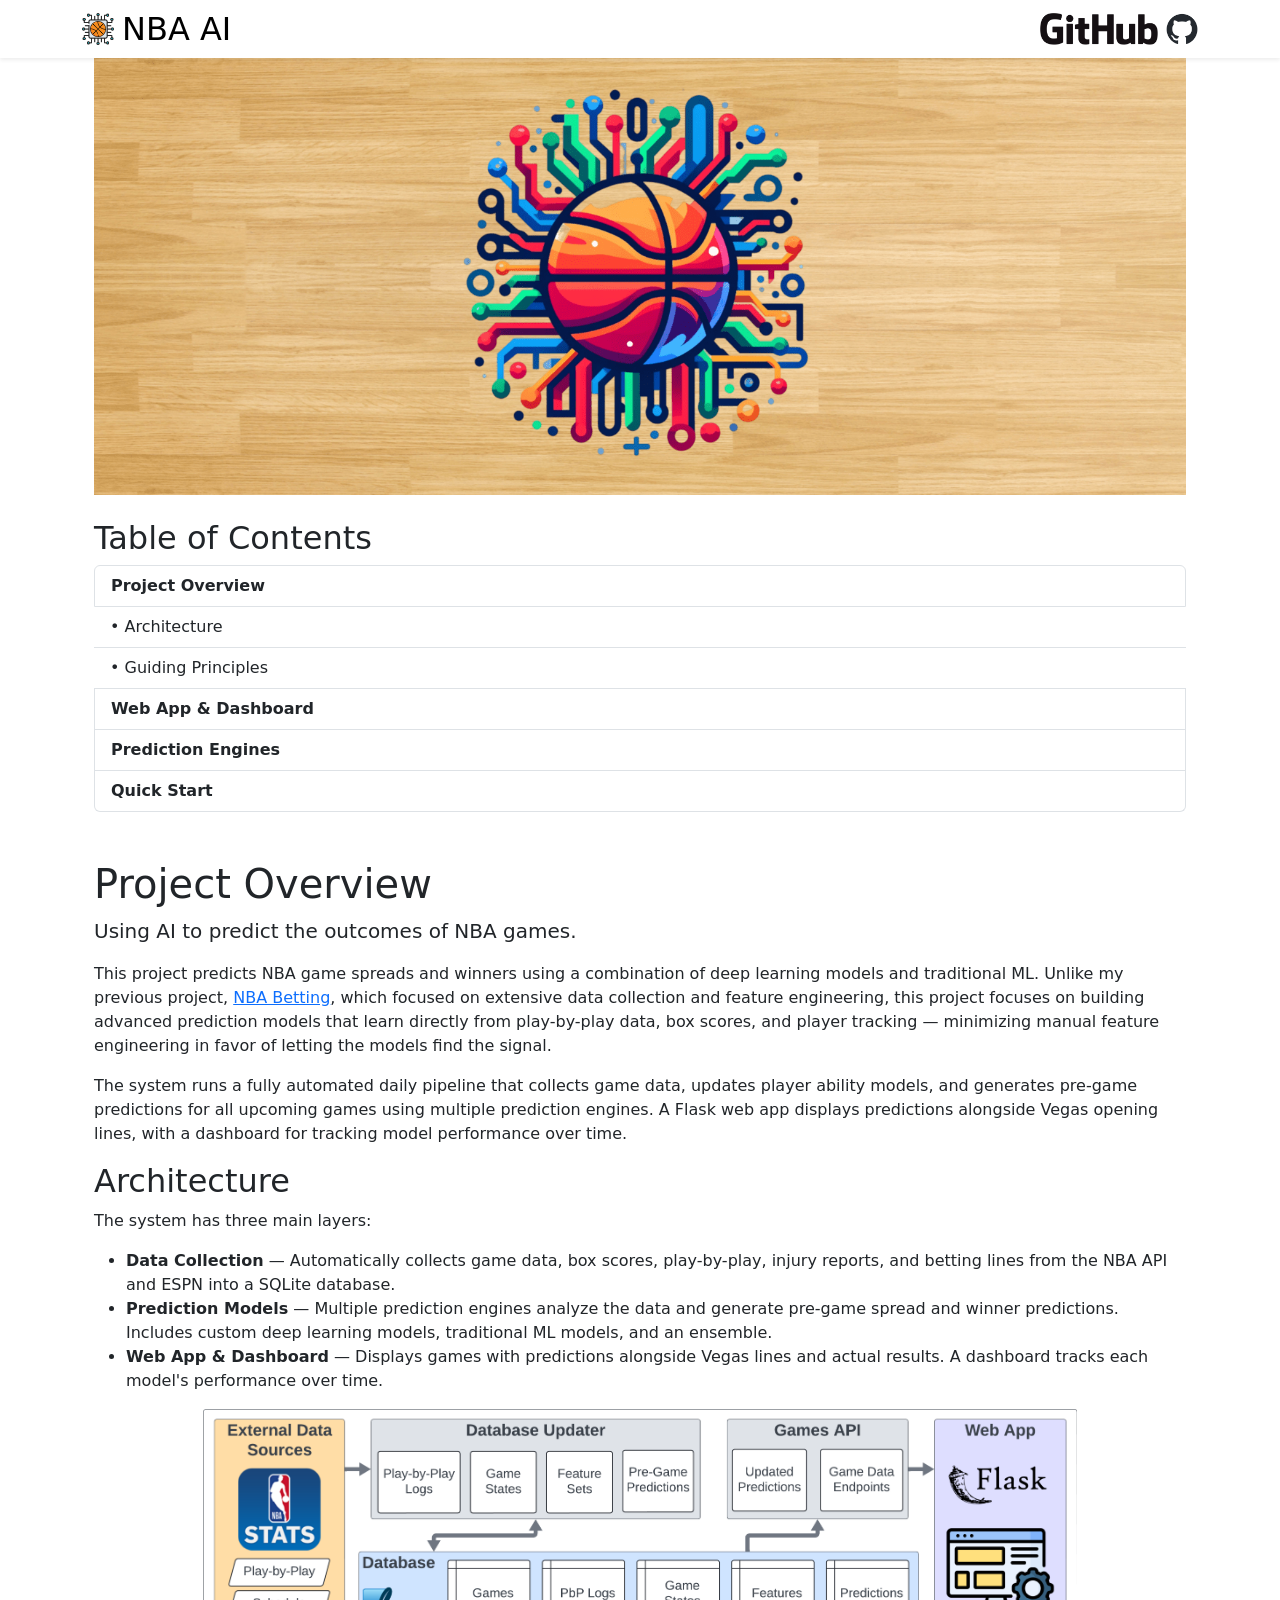
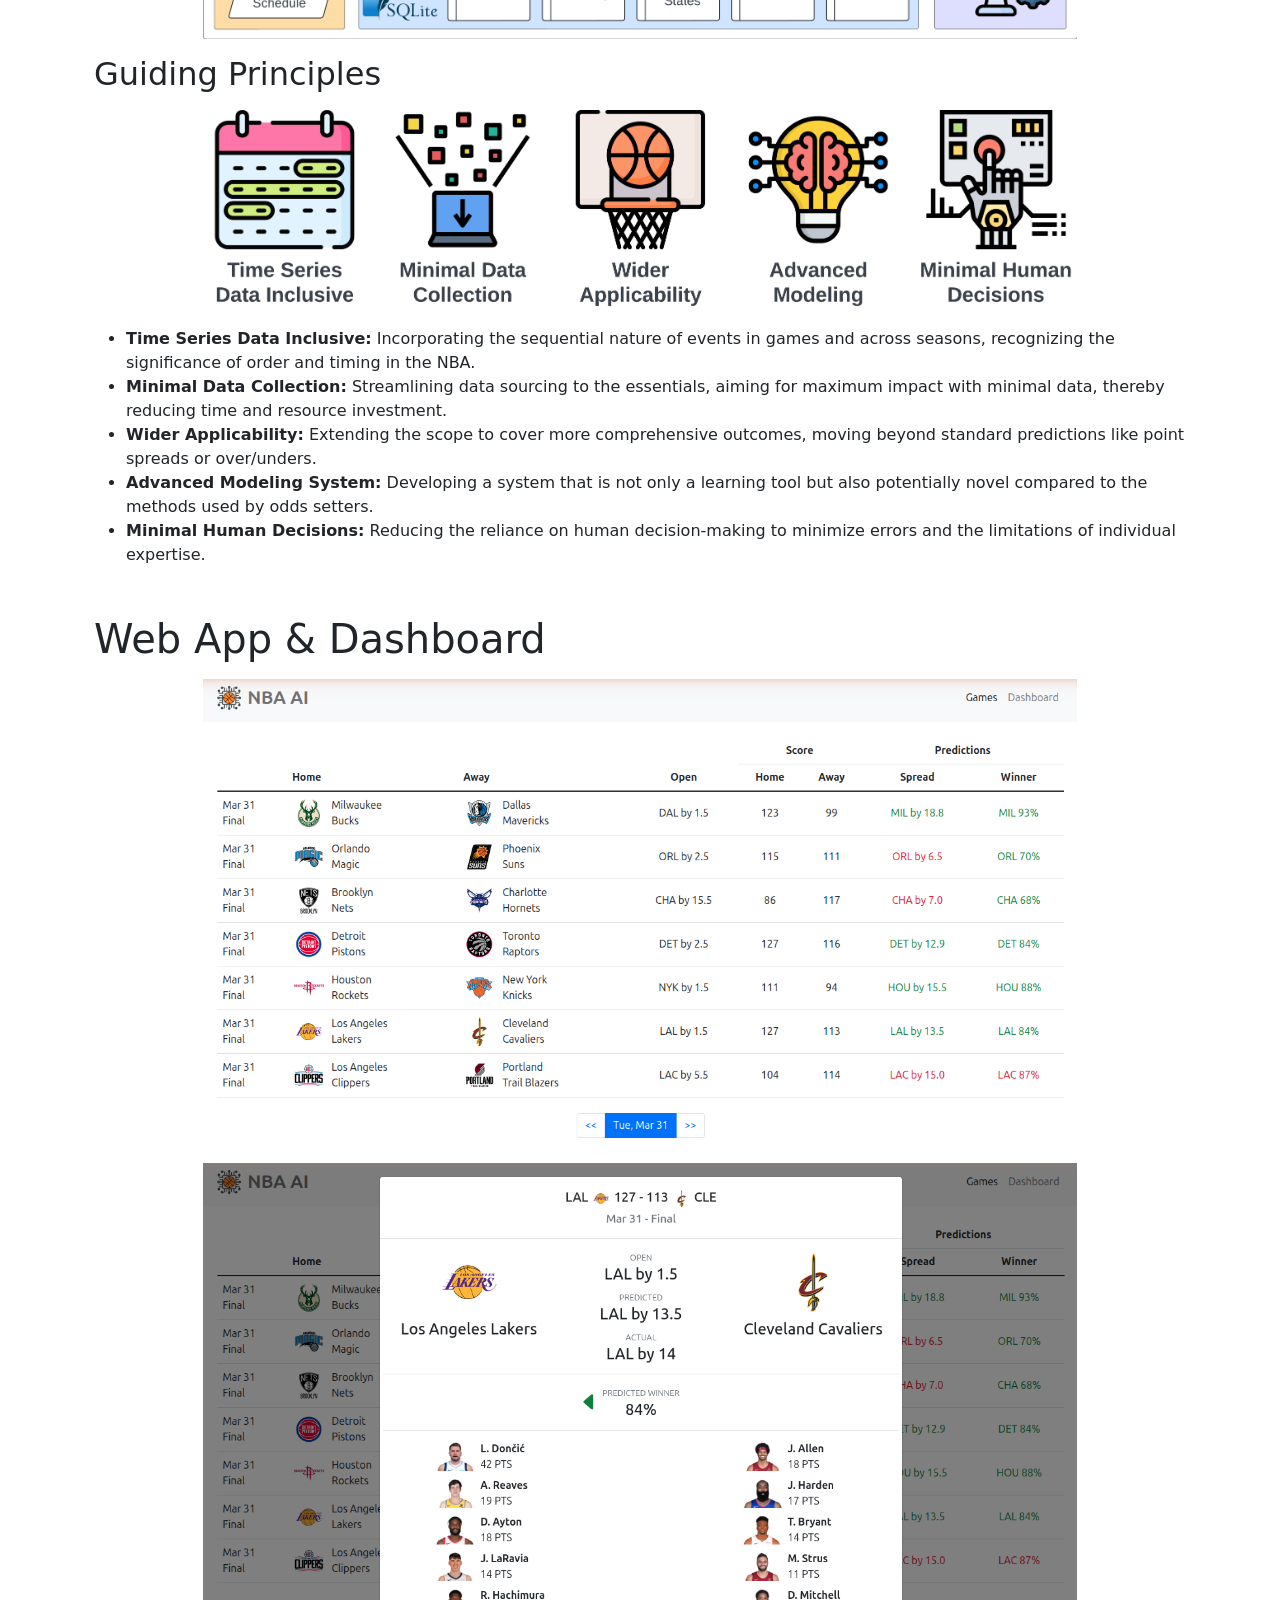
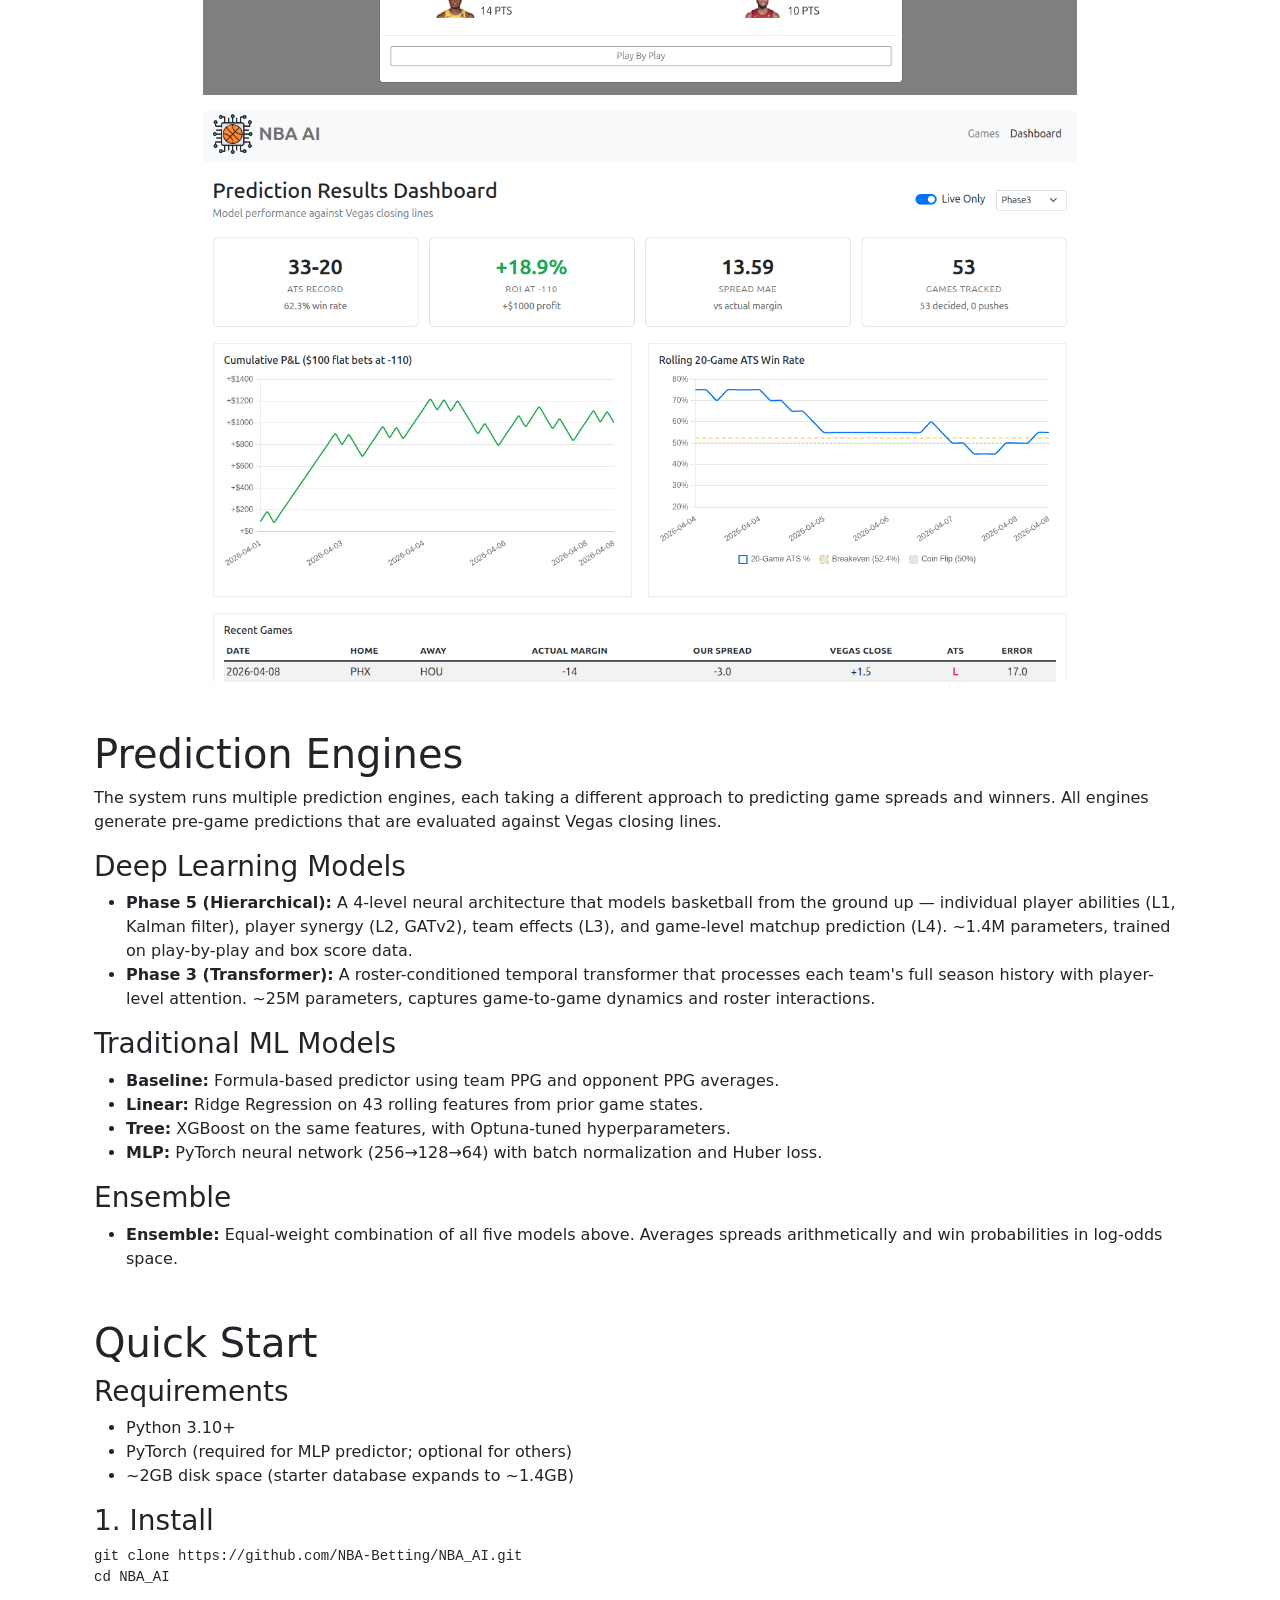
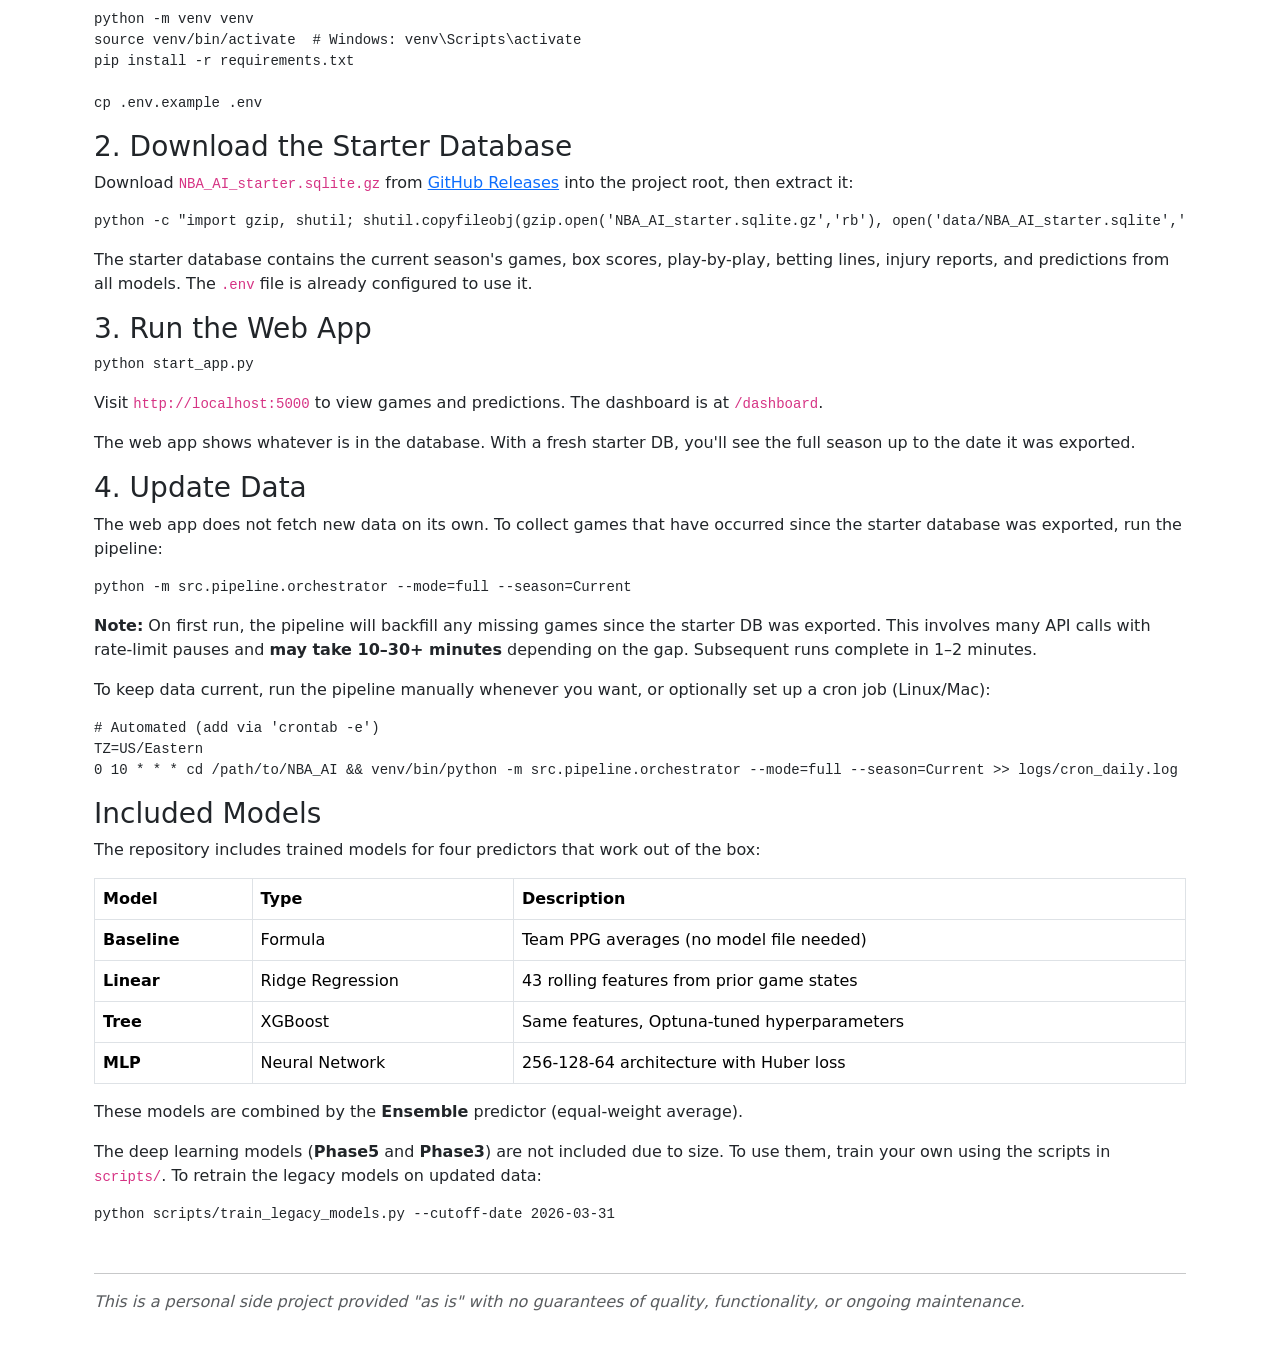
<file: docs/index.html>
<!DOCTYPE html>
<html lang="en-US">
  <head>
    <link rel="canonical" href="https://nba-ai.us/" />
    <title>NBA AI</title>
    <meta
      name="description"
      content="Using AI to predict the outcomes of NBA games."
    />

    <meta charset="UTF-8" />
    <meta http-equiv="X-UA-Compatible" content="IE=edge" />
    <meta name="viewport" content="width=device-width, initial-scale=1" />
    <meta property="og:title" content="NBA AI" />
    <meta property="og:locale" content="en_US" />
    <meta
      property="og:description"
      content="Using AI to predict the outcomes of NBA games."
    />
    <meta property="og:url" content="https://nba-ai.us/" />
    <meta property="og:site_name" content="NBA AI" />
    <meta property="og:type" content="website" />
    <meta name="twitter:card" content="summary" />
    <meta property="twitter:title" content="NBA AI" />
    <script type="application/ld+json">
      {
        "@context": "https://schema.org",
        "@type": "WebSite",
        "description": "Using AI to predict the outcomes of NBA games.",
        "headline": "NBA AI",
        "name": "NBA AI",
        "url": "https://nba-ai.us/"
      }
    </script>

    <!-- Bootstrap -->
    <link
      href="https://cdn.jsdelivr.net/npm/bootstrap@5.3.2/dist/css/bootstrap.min.css"
      rel="stylesheet"
      integrity="sha384-T3c6CoIi6uLrA9TneNEoa7RxnatzjcDSCmG1MXxSR1GAsXEV/Dwwykc2MPK8M2HN"
      crossorigin="anonymous"
    />

    <!-- CSS -->
    <link rel="stylesheet" href="style.css" />

    <!-- Google Analytics -->
    <script
      async
      src="https://www.googletagmanager.com/gtag/js?id=G-5FNXVFZDEQ"
    ></script>
    <script>
      window.dataLayer = window.dataLayer || [];
      function gtag() {
        dataLayer.push(arguments);
      }
      gtag("js", new Date());
      gtag("config", "G-5FNXVFZDEQ");
    </script>

    <!-- Favicon -->
    <link
      rel="shortcut icon"
      type="image/x-icon"
      href="images/bball_favicon.png"
    />
  </head>

  <body id="top">
    <!-- Header -->
    <nav
      class="navbar navbar-expand-md navbar-light bg-white fixed-top shadow-sm"
    >
      <div
        class="container-md d-flex justify-content-between align-items-center"
      >
        <a class="navbar-brand d-flex align-items-center" href="#top">
          <img
            src="images/nba_ai_logo.png"
            alt="Logo"
            class="d-inline-block align-middle"
            style="height: 2rem; width: auto"
          />
          <span
            class="h1 mb-0 ms-2 align-middle"
            style="line-height: 1; font-size: 2rem"
            >NBA AI</span
          >
        </a>
        <div class="github-branding">
          <a
            href="https://github.com/NBA-Betting/NBA_AI"
            target="_blank"
            rel="noopener noreferrer"
            class="d-flex align-items-center text-dark text-decoration-none"
          >
            <img
              src="images/GitHub_Logo.png"
              alt="GitHub Name"
              class="img-fluid me-2"
              style="height: 2rem; width: auto"
            />
            <img
              src="images/github-mark.png"
              alt="GitHub Icon"
              class="img-fluid"
              style="height: 2rem; width: auto"
            />
          </a>
        </div>
      </div>
    </nav>

    <!-- Content -->
    <div class="container-md body-content">
      <!-- Header Image -->
      <div class="container-md">
        <img
          src="images/nba_ai_header_15x6.png"
          alt="Header Image"
          class="img-fluid"
          style="width: 100%; height: auto"
        />
      </div>

      <!-- Table of Contents -->
      <div class="container-md my-4">
        <h2 id="table-of-contents">Table of Contents</h2>
        <div class="list-group">
          <a
            class="list-group-item list-group-item-action"
            href="#project-overview"
            ><strong>Project Overview</strong></a
          >
          <div class="list-group list-group-flush ml-3">
            <a
              class="list-group-item list-group-item-action"
              href="#architecture"
              >&#8226; Architecture</a
            >
            <a
              class="list-group-item list-group-item-action"
              href="#guiding-principles"
              >&#8226; Guiding Principles</a
            >
          </div>
          <a class="list-group-item list-group-item-action" href="#web-app"
            ><strong>Web App &amp; Dashboard</strong></a
          >
          <a
            class="list-group-item list-group-item-action"
            href="#prediction-engines"
            ><strong>Prediction Engines</strong></a
          >
          <a
            class="list-group-item list-group-item-action"
            href="#quick-start"
            ><strong>Quick Start</strong></a
          >
        </div>
      </div>

      <!-- Project Overview -->
      <div class="container my-5">
        <h1 id="project-overview">Project Overview</h1>

        <p id="project-goal" class="lead">
          Using AI to predict the outcomes of NBA games.
        </p>

        <p>
          This project predicts NBA game spreads and winners using a combination
          of deep learning models and traditional ML. Unlike my previous project,
          <a
            href="https://github.com/NBA-Betting/NBA_Betting/tree/main"
            target="_blank"
            rel="noopener noreferrer"
            >NBA Betting</a
          >, which focused on extensive data collection and feature engineering,
          this project focuses on building advanced prediction models that learn
          directly from play-by-play data, box scores, and player tracking &mdash;
          minimizing manual feature engineering in favor of letting the models
          find the signal.
        </p>

        <p>
          The system runs a fully automated daily pipeline that collects game
          data, updates player ability models, and generates pre-game predictions
          for all upcoming games using multiple prediction engines. A Flask web
          app displays predictions alongside Vegas opening lines, with a
          dashboard for tracking model performance over time.
        </p>

        <h2 id="architecture">Architecture</h2>

        <p>The system has three main layers:</p>

        <ul>
          <li>
            <strong>Data Collection</strong> &mdash; Automatically collects game
            data, box scores, play-by-play, injury reports, and betting lines
            from the NBA API and ESPN into a SQLite database.
          </li>
          <li>
            <strong>Prediction Models</strong> &mdash; Multiple prediction
            engines analyze the data and generate pre-game spread and winner
            predictions. Includes custom deep learning models, traditional ML
            models, and an ensemble.
          </li>
          <li>
            <strong>Web App &amp; Dashboard</strong> &mdash; Displays games with
            predictions alongside Vegas lines and actual results. A dashboard
            tracks each model's performance over time.
          </li>
        </ul>

        <img
          src="images/project_flowchart.png"
          alt="Project Flowchart"
          class="img-fluid custom-image mx-auto"
        />

        <h2 id="guiding-principles">Guiding Principles</h2>

        <img
          src="images/guiding_principles.png"
          alt="Project Guiding Principles"
          class="img-fluid custom-image mx-auto"
        />

        <ul>
          <li>
            <strong>Time Series Data Inclusive:</strong> Incorporating the
            sequential nature of events in games and across seasons, recognizing
            the significance of order and timing in the NBA.
          </li>
          <li>
            <strong>Minimal Data Collection:</strong> Streamlining data sourcing
            to the essentials, aiming for maximum impact with minimal data,
            thereby reducing time and resource investment.
          </li>
          <li>
            <strong>Wider Applicability:</strong> Extending the scope to cover
            more comprehensive outcomes, moving beyond standard predictions like
            point spreads or over/unders.
          </li>
          <li>
            <strong>Advanced Modeling System:</strong> Developing a system that
            is not only a learning tool but also potentially novel compared to
            the methods used by odds setters.
          </li>
          <li>
            <strong>Minimal Human Decisions:</strong> Reducing the reliance on
            human decision-making to minimize errors and the limitations of
            individual expertise.
          </li>
        </ul>
      </div>

      <!-- Web App & Dashboard -->
      <div class="container my-5">
        <h1 id="web-app">Web App &amp; Dashboard</h1>

        <img
          src="images/web_app_homepage.png"
          alt="Web App Home Page"
          class="img-fluid custom-image mx-auto"
        />
        <img
          src="images/web_app_game_details.png"
          alt="Web App Game Details"
          class="img-fluid custom-image mx-auto"
        />
        <img
          src="images/web_app_dashboard.png"
          alt="Web App Dashboard"
          class="img-fluid custom-image mx-auto"
        />
      </div>

      <!-- Prediction Engines -->
      <div class="container my-5">
        <h1 id="prediction-engines">Prediction Engines</h1>

        <p>
          The system runs multiple prediction engines, each taking a different
          approach to predicting game spreads and winners. All engines generate
          pre-game predictions that are evaluated against Vegas closing lines.
        </p>

        <h3>Deep Learning Models</h3>

        <ul>
          <li>
            <strong>Phase 5 (Hierarchical):</strong> A 4-level neural
            architecture that models basketball from the ground up &mdash;
            individual player abilities (L1, Kalman filter), player synergy (L2,
            GATv2), team effects (L3), and game-level matchup prediction (L4).
            ~1.4M parameters, trained on play-by-play and box score data.
          </li>
          <li>
            <strong>Phase 3 (Transformer):</strong> A roster-conditioned
            temporal transformer that processes each team's full season history
            with player-level attention. ~25M parameters, captures game-to-game
            dynamics and roster interactions.
          </li>
        </ul>

        <h3>Traditional ML Models</h3>

        <ul>
          <li>
            <strong>Baseline:</strong> Formula-based predictor using team PPG
            and opponent PPG averages.
          </li>
          <li>
            <strong>Linear:</strong> Ridge Regression on 43 rolling features
            from prior game states.
          </li>
          <li>
            <strong>Tree:</strong> XGBoost on the same features, with
            Optuna-tuned hyperparameters.
          </li>
          <li>
            <strong>MLP:</strong> PyTorch neural network (256&rarr;128&rarr;64)
            with batch normalization and Huber loss.
          </li>
        </ul>

        <h3>Ensemble</h3>

        <ul>
          <li>
            <strong>Ensemble:</strong> Equal-weight combination of all five
            models above. Averages spreads arithmetically and win probabilities
            in log-odds space.
          </li>
        </ul>
      </div>

      <!-- Quick Start -->
      <div class="container my-5">
        <h1 id="quick-start">Quick Start</h1>

        <h3>Requirements</h3>
        <ul>
          <li>Python 3.10+</li>
          <li>PyTorch (required for MLP predictor; optional for others)</li>
          <li>~2GB disk space (starter database expands to ~1.4GB)</li>
        </ul>

        <h3>1. Install</h3>

        <pre><code>git clone https://github.com/NBA-Betting/NBA_AI.git
cd NBA_AI

python -m venv venv
source venv/bin/activate  # Windows: venv\Scripts\activate
pip install -r requirements.txt

cp .env.example .env</code></pre>

        <h3>2. Download the Starter Database</h3>

        <p>
          Download <code>NBA_AI_starter.sqlite.gz</code> from
          <a
            href="https://github.com/NBA-Betting/NBA_AI/releases"
            target="_blank"
            rel="noopener noreferrer"
            >GitHub Releases</a
          >
          into the project root, then extract it:
        </p>

        <pre><code>python -c "import gzip, shutil; shutil.copyfileobj(gzip.open('NBA_AI_starter.sqlite.gz','rb'), open('data/NBA_AI_starter.sqlite','wb'))"</code></pre>

        <p>
          The starter database contains the current season's games, box scores,
          play-by-play, betting lines, injury reports, and predictions from all
          models. The <code>.env</code> file is already configured to use it.
        </p>

        <h3>3. Run the Web App</h3>

        <pre><code>python start_app.py</code></pre>

        <p>
          Visit <code>http://localhost:5000</code> to view games and
          predictions. The dashboard is at <code>/dashboard</code>.
        </p>

        <p>
          The web app shows whatever is in the database. With a fresh starter
          DB, you'll see the full season up to the date it was exported.
        </p>

        <h3>4. Update Data</h3>

        <p>
          The web app does not fetch new data on its own. To collect games that
          have occurred since the starter database was exported, run the
          pipeline:
        </p>

        <pre><code>python -m src.pipeline.orchestrator --mode=full --season=Current</code></pre>

        <p>
          <strong>Note:</strong> On first run, the pipeline will backfill any
          missing games since the starter DB was exported. This involves many API
          calls with rate-limit pauses and <strong>may take 10&ndash;30+
          minutes</strong> depending on the gap. Subsequent runs complete in
          1&ndash;2 minutes.
        </p>

        <p>
          To keep data current, run the pipeline manually whenever you want, or
          optionally set up a cron job (Linux/Mac):
        </p>

        <pre><code># Automated (add via 'crontab -e')
TZ=US/Eastern
0 10 * * * cd /path/to/NBA_AI && venv/bin/python -m src.pipeline.orchestrator --mode=full --season=Current >> logs/cron_daily.log 2>&amp;1</code></pre>

        <h3>Included Models</h3>

        <p>
          The repository includes trained models for four predictors that work
          out of the box:
        </p>

        <table class="table table-bordered">
          <thead>
            <tr>
              <th>Model</th>
              <th>Type</th>
              <th>Description</th>
            </tr>
          </thead>
          <tbody>
            <tr>
              <td><strong>Baseline</strong></td>
              <td>Formula</td>
              <td>Team PPG averages (no model file needed)</td>
            </tr>
            <tr>
              <td><strong>Linear</strong></td>
              <td>Ridge Regression</td>
              <td>43 rolling features from prior game states</td>
            </tr>
            <tr>
              <td><strong>Tree</strong></td>
              <td>XGBoost</td>
              <td>Same features, Optuna-tuned hyperparameters</td>
            </tr>
            <tr>
              <td><strong>MLP</strong></td>
              <td>Neural Network</td>
              <td>256-128-64 architecture with Huber loss</td>
            </tr>
          </tbody>
        </table>

        <p>
          These models are combined by the <strong>Ensemble</strong> predictor
          (equal-weight average).
        </p>

        <p>
          The deep learning models (<strong>Phase5</strong> and
          <strong>Phase3</strong>) are not included due to size. To use them,
          train your own using the scripts in <code>scripts/</code>. To retrain
          the legacy models on updated data:
        </p>

        <pre><code>python scripts/train_legacy_models.py --cutoff-date 2026-03-31</code></pre>
      </div>

      <!-- Disclaimer -->
      <div class="container my-5">
        <hr />
        <p class="text-muted">
          <em
            >This is a personal side project provided "as is" with no guarantees
            of quality, functionality, or ongoing maintenance.</em
          >
        </p>
      </div>
    </div>

    <!-- Bootstrap -->
    <script
      src="https://cdn.jsdelivr.net/npm/bootstrap@5.3.2/dist/js/bootstrap.bundle.min.js"
      integrity="sha384-C6RzsynM9kWDrMNeT87bh95OGNyZPhcTNXj1NW7RuBCsyN/o0jlpcV8Qyq46cDfL"
      crossorigin="anonymous"
    ></script>

    <script>
      var navbarHeight = document.querySelector(".navbar").offsetHeight;
      document.querySelector(".body-content").style.paddingTop =
        navbarHeight + "px";
    </script>
  </body>
</html>
</file>
<file: docs/style.css>
/* Custom styles for GitHub branding within the header */
.github-branding {
    text-decoration: none;
    /* Removes the underline from all anchor tags within */
    display: flex;
    /* Aligns the items next to each other */
    align-items: center;
    /* Aligns items vertically */
}

/* Custom styles for individual GitHub logos */
.github-name-logo,
.github-icon-logo {
    height: 2em;
    /* Ensures both logos have the same height */
    margin: 0 5px;
    /* Adds spacing around the logos */
}

html {
    scroll-padding-top: 70px;
    /* The value should be the height of your navbar or greater */
}

/* Default styles for smaller screens */
.custom-image {
    max-width: 100%;
}

/* Adjust the size for larger screens (e.g., screens with a width of 1200px or more) and center horizontally */
@media (min-width: 1200px) {
    .custom-image {
        max-width: 80%;
        /* Adjust the percentage as needed */
        display: block;
        /* Ensures it's centered within its parent container */
        margin: 0 auto;
        /* Centers horizontally */
        margin-top: 1em;
        margin-bottom: 1em;
    }
}
</file>
